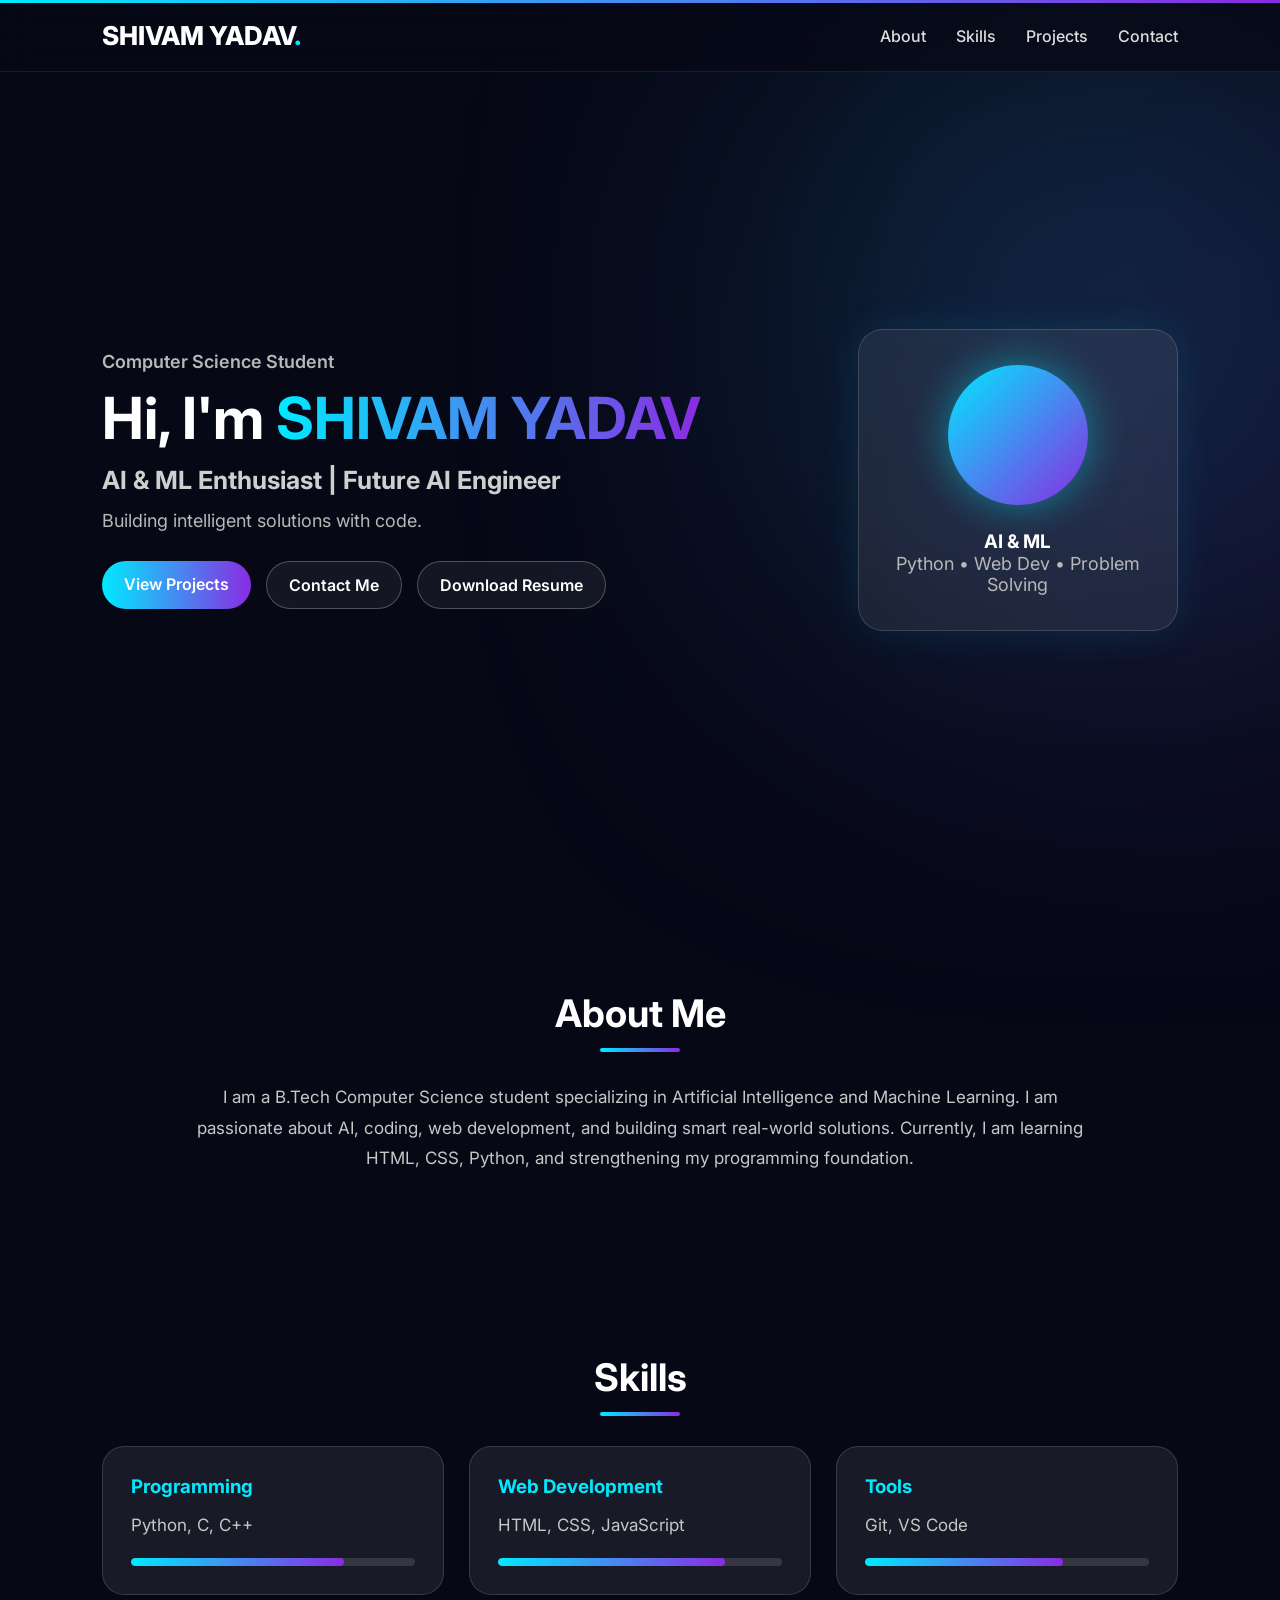
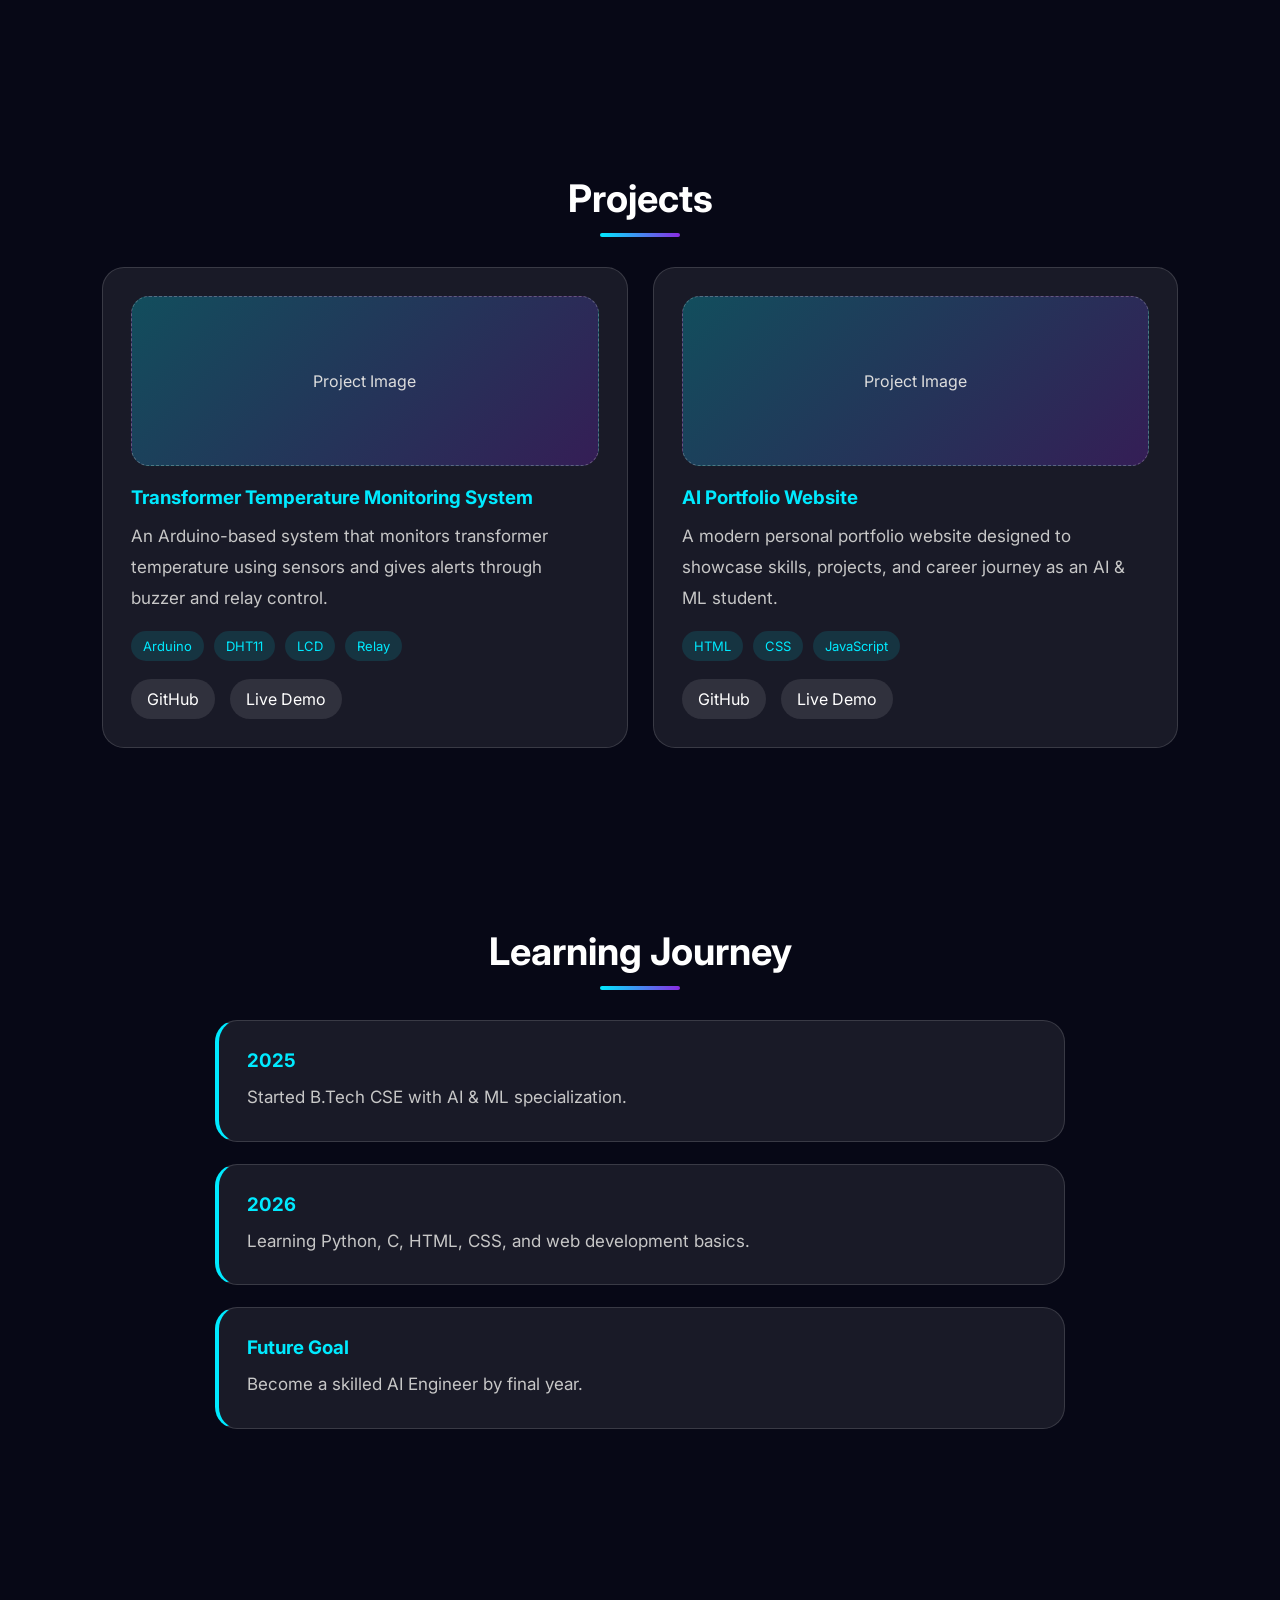
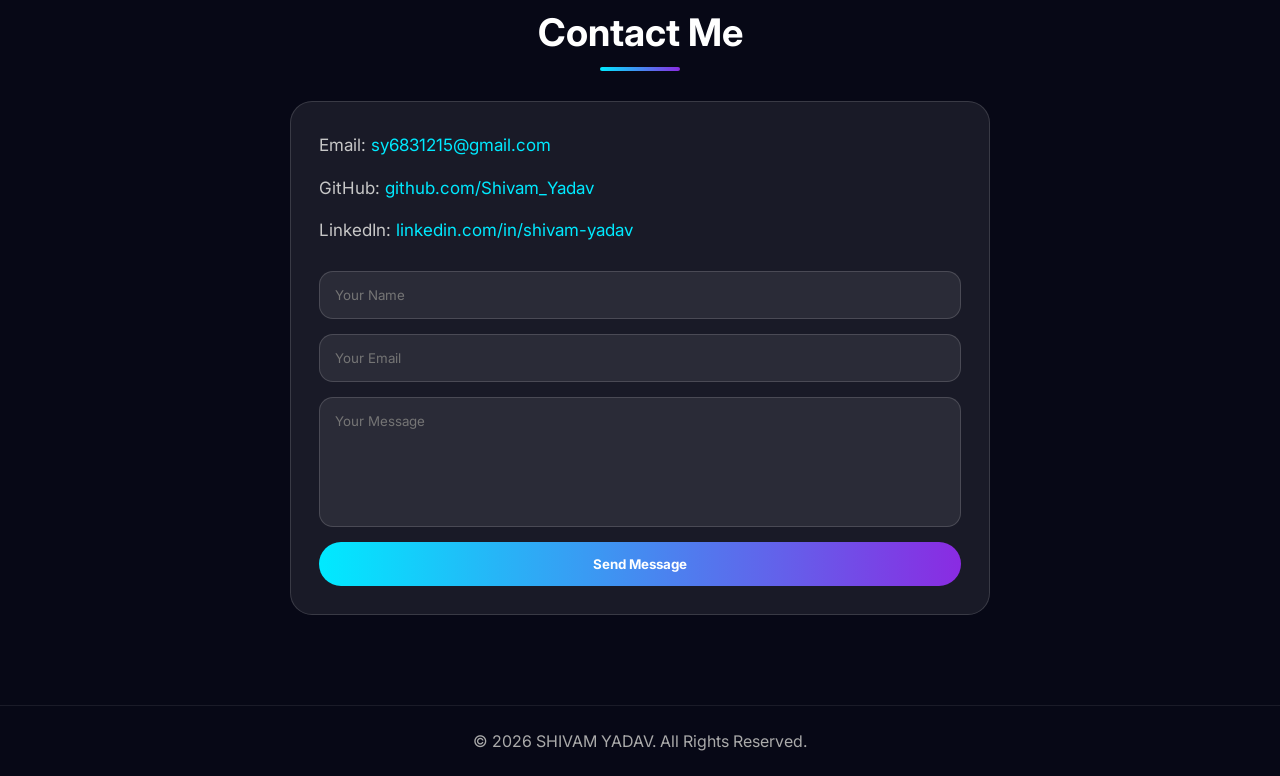
<file: index.html>
<!DOCTYPE html>
<html lang="en">
<head>
  <meta charset="UTF-8" />
  <meta name="viewport" content="width=device-width, initial-scale=1.0" />
  <title>SHIVAM YADAV | Portfolio</title>
  <link rel="stylesheet" href="style.css" />
</head>
<body>

  <div class="loader"></div>
  <div class="bg-glow"></div>

  <header>
    <nav>
      <h2 class="logo">SHIVAM YADAV<span>.</span></h2>
      <ul>
        <li><a href="#about">About</a></li>
        <li><a href="#skills">Skills</a></li>
        <li><a href="#projects">Projects</a></li>
        <li><a href="#contact">Contact</a></li>
      </ul>
    </nav>
  </header>

  <section class="hero">
    <div class="hero-content">
      <p class="tag">Computer Science Student</p>
      <h1>Hi, I'm <span>SHIVAM YADAV</span></h1>
      <h2>AI & ML Enthusiast | Future AI Engineer</h2>
      <p>Building intelligent solutions with code.</p>

      <div class="buttons">
        <a href="#projects" class="btn primary">View Projects</a>
        <a href="#contact" class="btn secondary">Contact Me</a>
        <a href="#" class="btn resume">Download Resume</a>
      </div>
    </div>

    <div class="hero-card">
      <div class="circle"></div>
      <h3>AI & ML</h3>
      <p>Python • Web Dev • Problem Solving</p>
    </div>
  </section>

  <section id="about" class="section reveal">
    <h2>About Me</h2>
    <p>
      I am a B.Tech Computer Science student specializing in Artificial Intelligence
      and Machine Learning. I am passionate about AI, coding, web development,
      and building smart real-world solutions. Currently, I am learning HTML,
      CSS, Python, and strengthening my programming foundation.
    </p>
  </section>

  <section id="skills" class="section reveal">
    <h2>Skills</h2>

    <div class="skills-grid">
      <div class="skill-card">
        <h3>Programming</h3>
        <p>Python, C, C++</p>
        <div class="bar"><span style="width: 75%"></span></div>
      </div>

      <div class="skill-card">
        <h3>Web Development</h3>
        <p>HTML, CSS, JavaScript</p>
        <div class="bar"><span style="width: 80%"></span></div>
      </div>

      <div class="skill-card">
        <h3>Tools</h3>
        <p>Git, VS Code</p>
        <div class="bar"><span style="width: 70%"></span></div>
      </div>
    </div>
  </section>

  <section id="projects" class="section reveal">
    <h2>Projects</h2>

    <div class="projects-grid">
      <div class="project-card">
        <div class="project-img">Project Image</div>
        <h3>Transformer Temperature Monitoring System</h3>
        <p>
          An Arduino-based system that monitors transformer temperature using sensors
          and gives alerts through buzzer and relay control.
        </p>
        <div class="tech">
          <span>Arduino</span>
          <span>DHT11</span>
          <span>LCD</span>
          <span>Relay</span>
        </div>
        <div class="project-links">
          <a href="#">GitHub</a>
          <a href="#">Live Demo</a>
        </div>
      </div>

      <div class="project-card">
        <div class="project-img">Project Image</div>
        <h3>AI Portfolio Website</h3>
        <p>
          A modern personal portfolio website designed to showcase skills,
          projects, and career journey as an AI & ML student.
        </p>
        <div class="tech">
          <span>HTML</span>
          <span>CSS</span>
          <span>JavaScript</span>
        </div>
        <div class="project-links">
          <a href="#">GitHub</a>
          <a href="#">Live Demo</a>
        </div>
      </div>
    </div>
  </section>

  <section class="section reveal">
    <h2>Learning Journey</h2>

    <div class="timeline">
      <div class="timeline-item">
        <h3>2025</h3>
        <p>Started B.Tech CSE with AI & ML specialization.</p>
      </div>
      <div class="timeline-item">
        <h3>2026</h3>
        <p>Learning Python, C, HTML, CSS, and web development basics.</p>
      </div>
      <div class="timeline-item">
        <h3>Future Goal</h3>
        <p>Become a skilled AI Engineer by final year.</p>
      </div>
    </div>
  </section>

  <section id="contact" class="section reveal">
    <h2>Contact Me</h2>

    <div class="contact-box">
      <p>Email: <a href="sy6831215@gmail.com">sy6831215@gmail.com</a></p>
      <p>GitHub: <a href="https://github.com/sy6831215-rgb">github.com/Shivam_Yadav</a></p>
      <p>LinkedIn: <a href="https://www.linkedin.com/in/shivam-yaduvanshi-5b487b380?utm_source=share_via&utm_content=profile&utm_medium=member_android">linkedin.com/in/shivam-yadav</a></p>

      <form>
        <input type="text" placeholder="Your Name" />
        <input type="email" placeholder="Your Email" />
        <textarea placeholder="Your Message"></textarea>
        <button type="submit">Send Message</button>
      </form>
    </div>
  </section>

  <footer>
    <p>© 2026 SHIVAM YADAV. All Rights Reserved.</p>
  </footer>

</body>
</html>
</file>
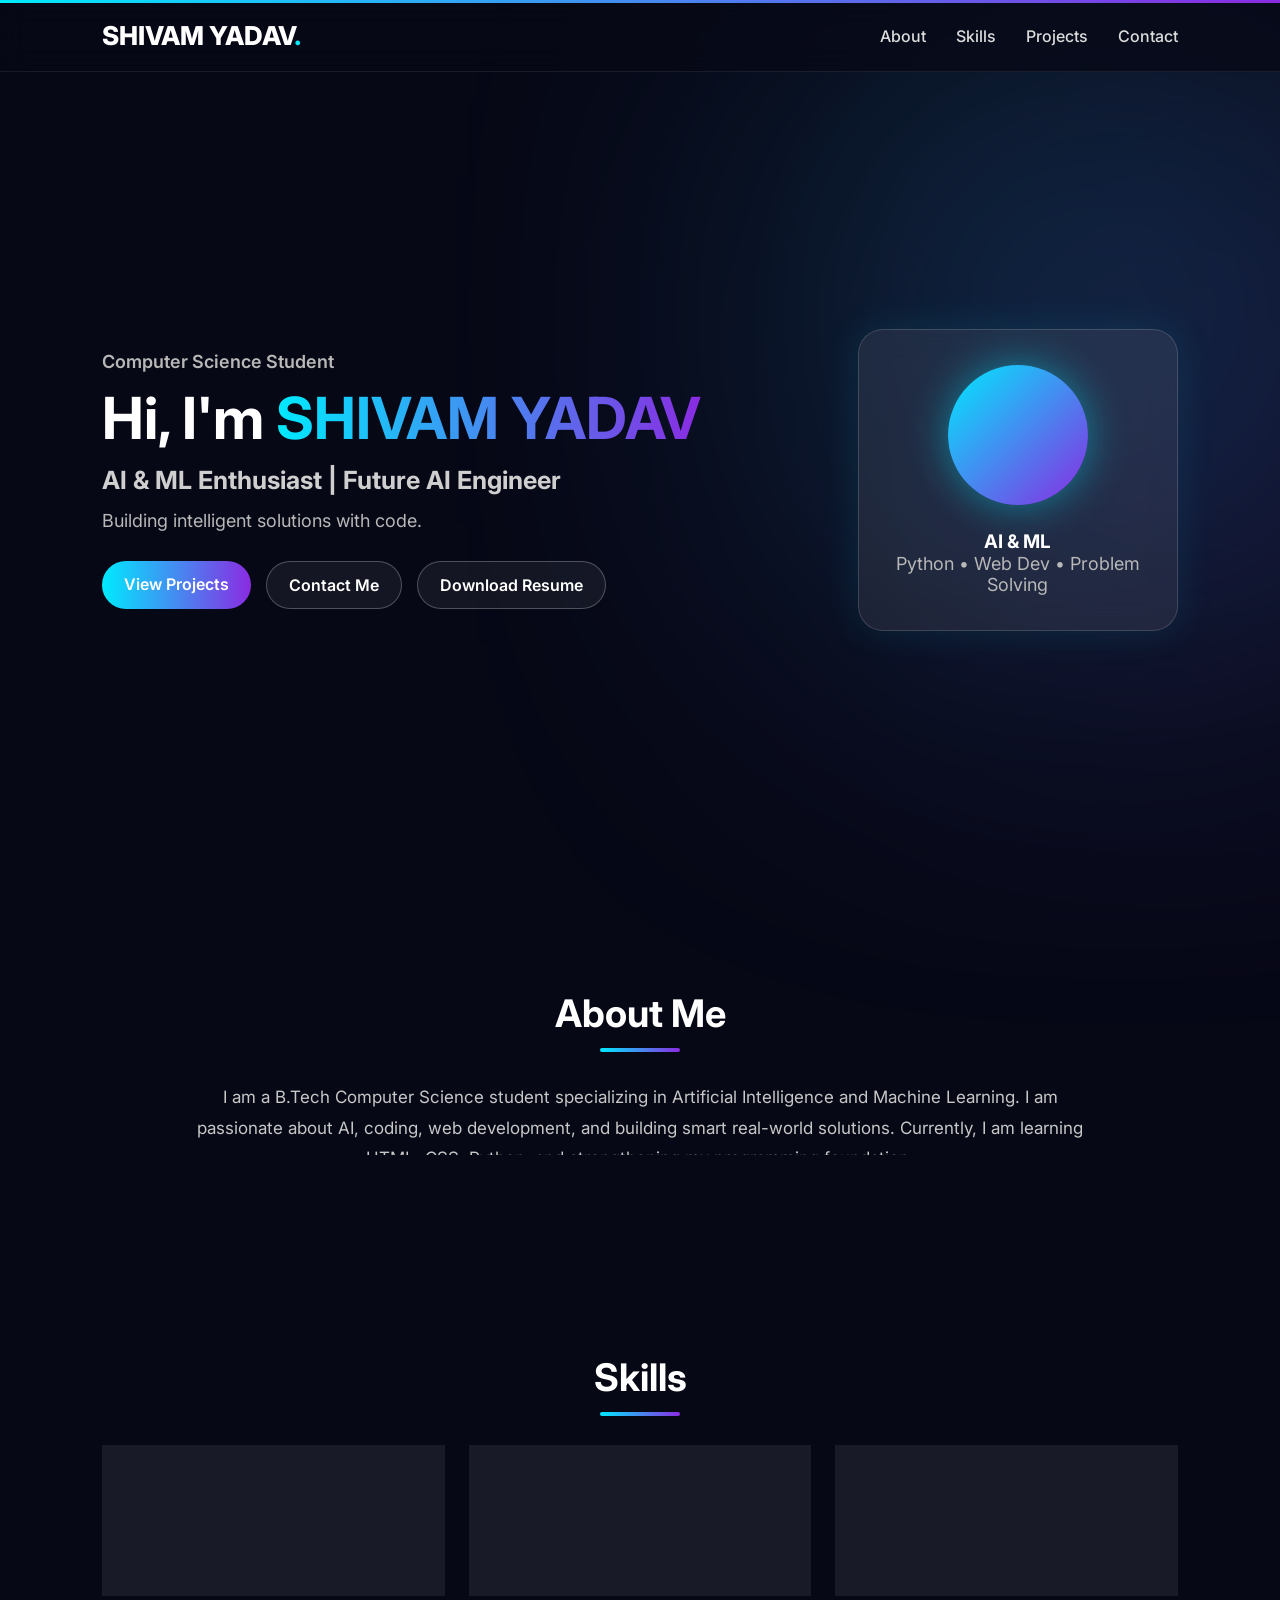
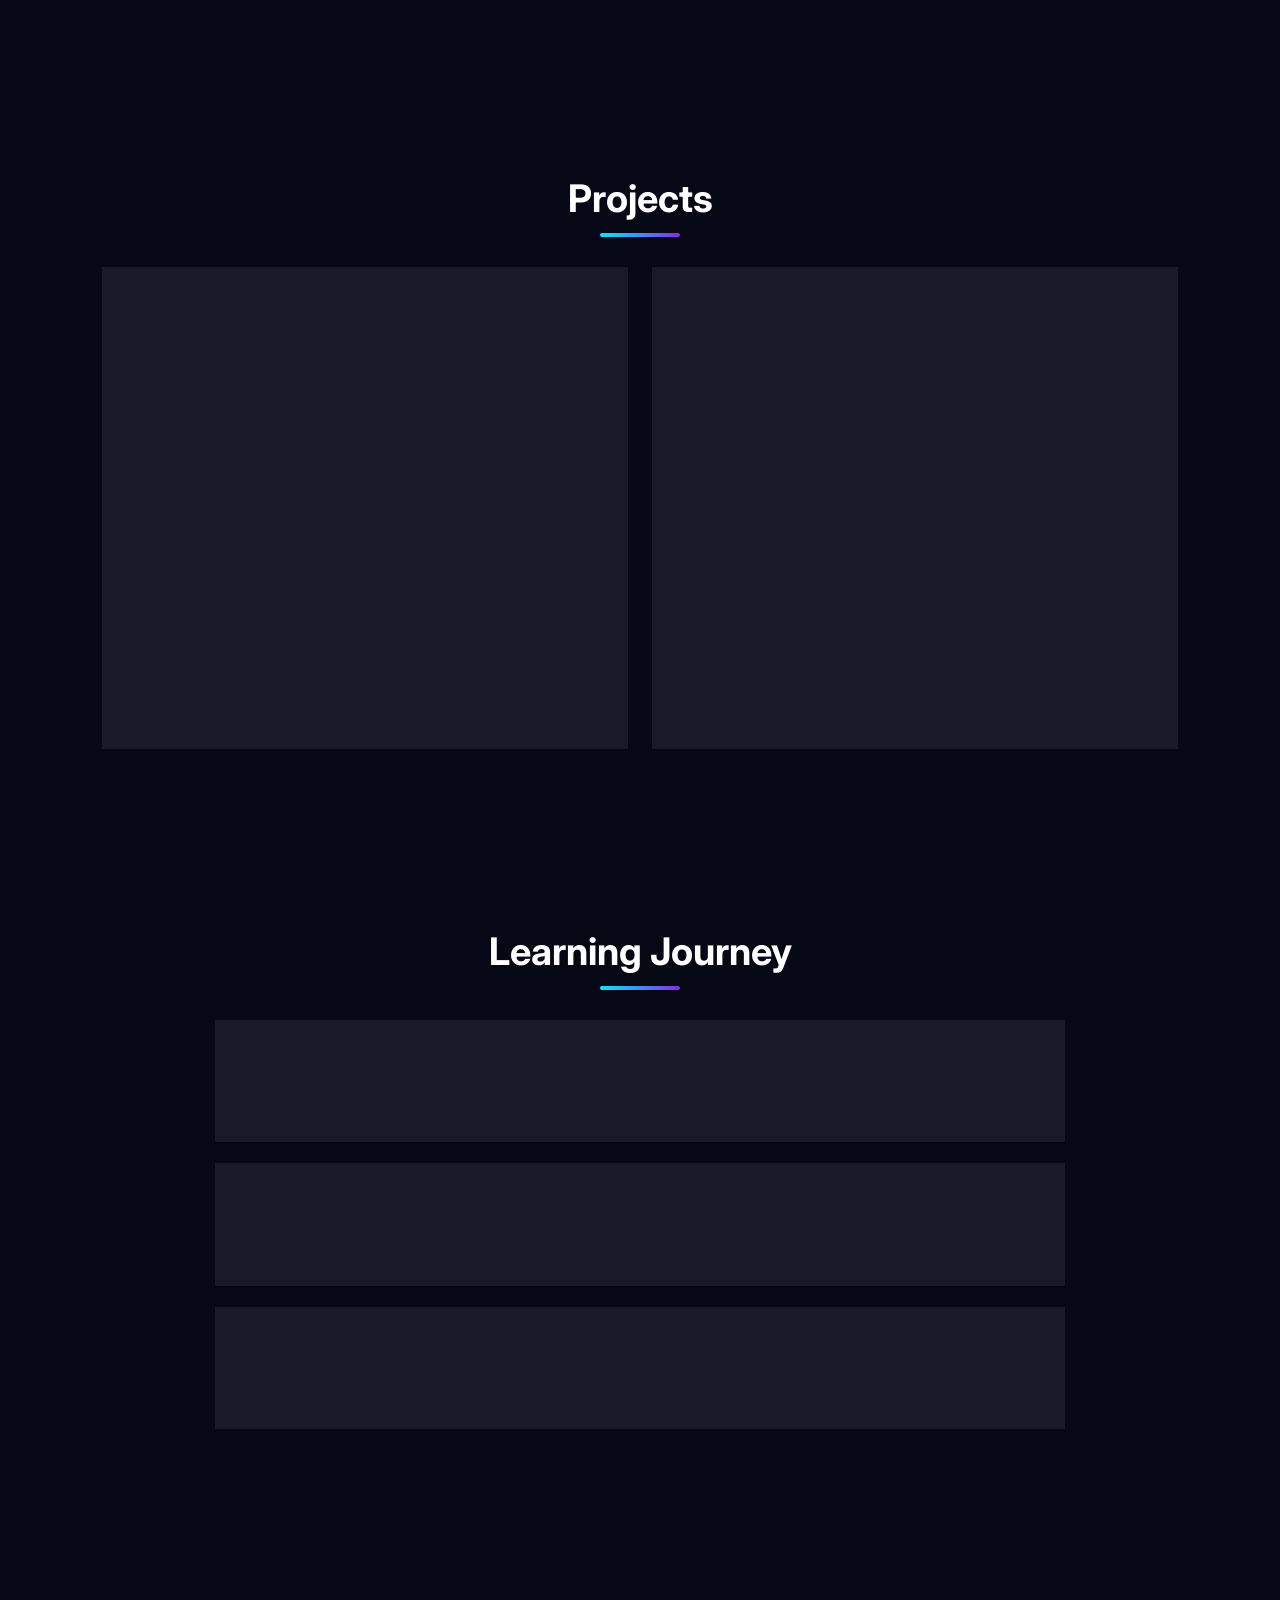
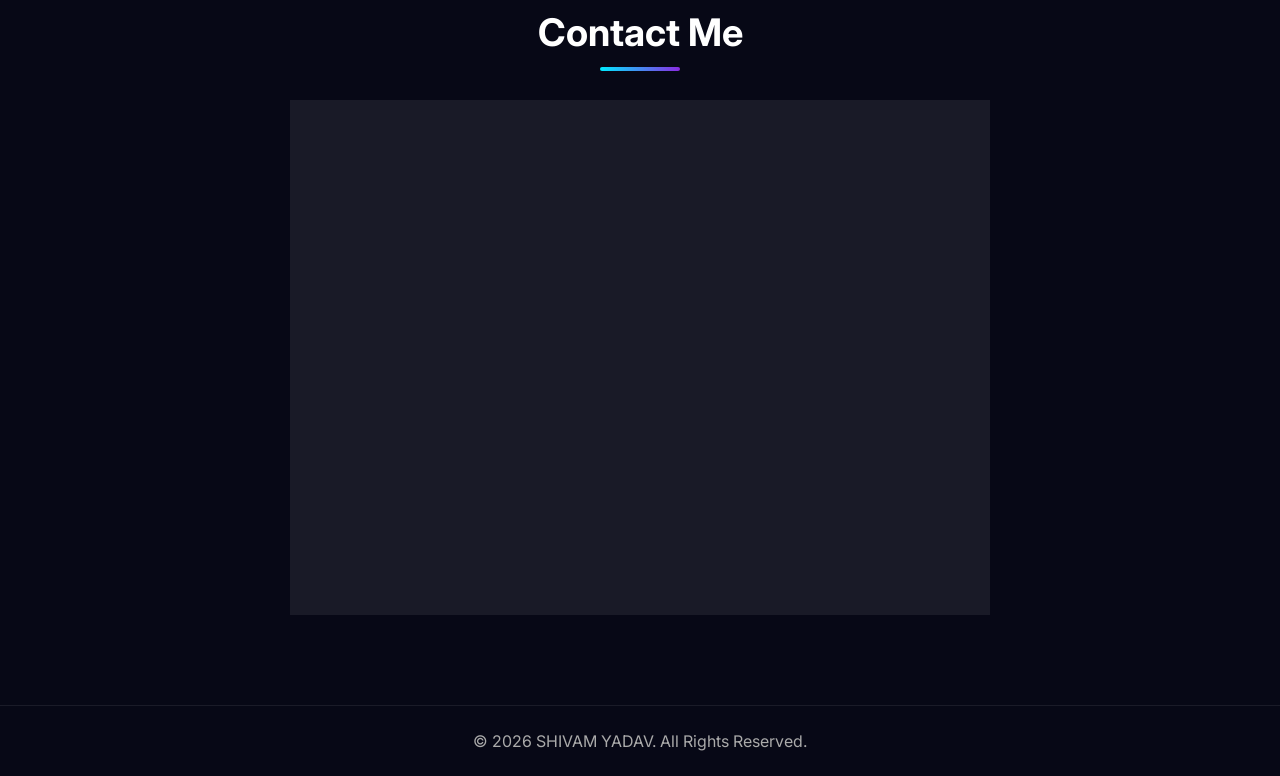
<file: port.html>
<!DOCTYPE html>
<html lang="en">
<head>
  <meta charset="UTF-8" />
  <meta name="viewport" content="width=device-width, initial-scale=1.0" />
  <title>SHIVAM YADAV | Portfolio</title>
  <link rel="stylesheet" href="style.css" />
</head>
<body>

  <div class="loader"></div>
  <div class="bg-glow"></div>

  <header>
    <nav>
      <h2 class="logo">SHIVAM YADAV<span>.</span></h2>
      <ul>
        <li><a href="#about">About</a></li>
        <li><a href="#skills">Skills</a></li>
        <li><a href="#projects">Projects</a></li>
        <li><a href="#contact">Contact</a></li>
      </ul>
    </nav>
  </header>

  <section class="hero">
    <div class="hero-content">
      <p class="tag">Computer Science Student</p>
      <h1>Hi, I'm <span>SHIVAM YADAV</span></h1>
      <h2>AI & ML Enthusiast | Future AI Engineer</h2>
      <p>Building intelligent solutions with code.</p>

      <div class="buttons">
        <a href="#projects" class="btn primary">View Projects</a>
        <a href="#contact" class="btn secondary">Contact Me</a>
        <a href="#" class="btn resume">Download Resume</a>
      </div>
    </div>

    <div class="hero-card">
      <div class="circle"></div>
      <h3>AI & ML</h3>
      <p>Python • Web Dev • Problem Solving</p>
    </div>
  </section>

  <section id="about" class="section reveal">
    <h2>About Me</h2>
    <p>
      I am a B.Tech Computer Science student specializing in Artificial Intelligence
      and Machine Learning. I am passionate about AI, coding, web development,
      and building smart real-world solutions. Currently, I am learning HTML,
      CSS, Python, and strengthening my programming foundation.
    </p>
  </section>

  <section id="skills" class="section reveal">
    <h2>Skills</h2>

    <div class="skills-grid">
      <div class="skill-card">
        <h3>Programming</h3>
        <p>Python, C, C++</p>
        <div class="bar"><span style="width: 75%"></span></div>
      </div>

      <div class="skill-card">
        <h3>Web Development</h3>
        <p>HTML, CSS, JavaScript</p>
        <div class="bar"><span style="width: 80%"></span></div>
      </div>

      <div class="skill-card">
        <h3>Tools</h3>
        <p>Git, VS Code</p>
        <div class="bar"><span style="width: 70%"></span></div>
      </div>
    </div>
  </section>

  <section id="projects" class="section reveal">
    <h2>Projects</h2>

    <div class="projects-grid">
      <div class="project-card">
        <div class="project-img">Project Image</div>
        <h3>Transformer Temperature Monitoring System</h3>
        <p>
          An Arduino-based system that monitors transformer temperature using sensors
          and gives alerts through buzzer and relay control.
        </p>
        <div class="tech">
          <span>Arduino</span>
          <span>DHT11</span>
          <span>LCD</span>
          <span>Relay</span>
        </div>
        <div class="project-links">
          <a href="#">GitHub</a>
          <a href="#">Live Demo</a>
        </div>
      </div>

      <div class="project-card">
        <div class="project-img">Project Image</div>
        <h3>AI Portfolio Website</h3>
        <p>
          A modern personal portfolio website designed to showcase skills,
          projects, and career journey as an AI & ML student.
        </p>
        <div class="tech">
          <span>HTML</span>
          <span>CSS</span>
          <span>JavaScript</span>
        </div>
        <div class="project-links">
          <a href="#">GitHub</a>
          <a href="#">Live Demo</a>
        </div>
      </div>
    </div>
  </section>

  <section class="section reveal">
    <h2>Learning Journey</h2>

    <div class="timeline">
      <div class="timeline-item">
        <h3>2025</h3>
        <p>Started B.Tech CSE with AI & ML specialization.</p>
      </div>
      <div class="timeline-item">
        <h3>2026</h3>
        <p>Learning Python, C, HTML, CSS, and web development basics.</p>
      </div>
      <div class="timeline-item">
        <h3>Future Goal</h3>
        <p>Become a skilled AI Engineer by final year.</p>
      </div>
    </div>
  </section>

  <section id="contact" class="section reveal">
    <h2>Contact Me</h2>

    <div class="contact-box">
      <p>Email: <a href="sy6831215@gmail.com">sy6831215@gmail.com</a></p>
      <p>GitHub: <a href="https://github.com/sy6831215-rgb">github.com/Shivam_Yadav</a></p>
      <p>LinkedIn: <a href="https://www.linkedin.com/in/shivam-yaduvanshi-5b487b380?utm_source=share_via&utm_content=profile&utm_medium=member_android">linkedin.com/in/shivam-yadav</a></p>

      <form>
        <input type="text" placeholder="Your Name" />
        <input type="email" placeholder="Your Email" />
        <textarea placeholder="Your Message"></textarea>
        <button type="submit">Send Message</button>
      </form>
    </div>
  </section>

  <footer>
    <p>© 2026 SHIVAM YADAV. All Rights Reserved.</p>
  </footer>

</body>
</html>
</file>
<file: style.css>
@import url('https://fonts.googleapis.com/css2?family=Inter:wght@400;500;600;700;800&display=swap');

* {
  margin: 0;
  padding: 0;
  box-sizing: border-box;
  font-family: 'Inter', sans-serif;
  scroll-behavior: smooth;
}

body {
  background: #070816;
  color: #ffffff;
  overflow-x: hidden;
}

.bg-glow {
  position: fixed;
  width: 500px;
  height: 500px;
  background: linear-gradient(135deg, #00eaff, #8a2be2);
  filter: blur(180px);
  opacity: 0.35;
  top: 100px;
  right: -100px;
  z-index: -1;
}

.loader {
  position: fixed;
  top: 0;
  left: 0;
  width: 100%;
  height: 3px;
  background: linear-gradient(90deg, #00eaff, #8a2be2);
  animation: load 2s ease forwards;
  z-index: 1000;
}

@keyframes load {
  from { width: 0; }
  to { width: 100%; }
}

header {
  width: 100%;
  padding: 20px 8%;
  position: fixed;
  top: 0;
  background: rgba(7, 8, 22, 0.75);
  backdrop-filter: blur(15px);
  z-index: 100;
  border-bottom: 1px solid rgba(255,255,255,0.08);
}

nav {
  display: flex;
  justify-content: space-between;
  align-items: center;
}

.logo {
  font-size: 26px;
  font-weight: 800;
}

.logo span {
  color: #00eaff;
}

nav ul {
  display: flex;
  list-style: none;
  gap: 30px;
}

nav ul li a {
  color: #ddd;
  text-decoration: none;
  font-weight: 500;
  transition: 0.3s;
}

nav ul li a:hover {
  color: #00eaff;
}

.hero {
  min-height: 100vh;
  padding: 140px 8% 80px;
  display: flex;
  align-items: center;
  justify-content: space-between;
  gap: 50px;
}

.hero-content {
  max-width: 650px;
}

.tag {
  color: #00eaff;
  font-weight: 600;
  margin-bottom: 15px;
}

.hero h1 {
  font-size: 58px;
  line-height: 1.1;
  margin-bottom: 15px;
}

.hero h1 span {
  background: linear-gradient(90deg, #00eaff, #8a2be2);
  -webkit-background-clip: text;
  background-clip: text;   /* add this */
  color: transparent;
}

.hero h2 {
  font-size: 25px;
  color: #cfcfcf;
  margin-bottom: 15px;
}

.hero p {
  color: #b8b8b8;
  font-size: 18px;
}

.buttons {
  margin-top: 30px;
  display: flex;
  flex-wrap: wrap;
  gap: 15px;
}

.btn {
  padding: 13px 22px;
  border-radius: 30px;
  text-decoration: none;
  color: white;
  font-weight: 600;
  transition: 0.3s;
}

.primary {
  background: linear-gradient(90deg, #00eaff, #8a2be2);
}

.secondary, .resume {
  border: 1px solid rgba(255,255,255,0.25);
  background: rgba(255,255,255,0.06);
}

.btn:hover {
  transform: translateY(-4px);
  box-shadow: 0 10px 30px rgba(0,234,255,0.25);
}

.hero-card {
  width: 320px;
  padding: 35px;
  border-radius: 25px;
  background: rgba(255,255,255,0.08);
  border: 1px solid rgba(255,255,255,0.15);
  backdrop-filter: blur(15px);
  text-align: center;
  box-shadow: 0 0 40px rgba(0,234,255,0.1);
  animation: float 4s ease-in-out infinite;
}

.circle {
  width: 140px;
  height: 140px;
  background: linear-gradient(135deg, #00eaff, #8a2be2);
  border-radius: 50%;
  margin: 0 auto 25px;
  box-shadow: 0 0 40px rgba(0,234,255,0.45);
}

@keyframes float {
  0%, 100% { transform: translateY(0); }
  50% { transform: translateY(-18px); }
}

.section {
  padding: 90px 8%;
}

.section h2 {
  font-size: 38px;
  margin-bottom: 30px;
  text-align: center;
}

.section h2::after {
  content: "";
  width: 80px;
  height: 4px;
  background: linear-gradient(90deg, #00eaff, #8a2be2);
  display: block;
  margin: 12px auto 0;
  border-radius: 20px;
}

.section p {
  max-width: 900px;
  margin: auto;
  text-align: center;
  color: #c7c7c7;
  line-height: 1.8;
  font-size: 17px;
}

.skills-grid,
.projects-grid {
  display: grid;
  grid-template-columns: repeat(auto-fit, minmax(260px, 1fr));
  gap: 25px;
}

.skill-card,
.project-card,
.timeline-item,
.contact-box {
  background: rgba(255,255,255,0.075);
  border: 1px solid rgba(255,255,255,0.14);
  backdrop-filter: blur(15px);
  border-radius: 22px;
  padding: 28px;
  transition: 0.3s;
}

.skill-card:hover,
.project-card:hover,
.timeline-item:hover {
  transform: translateY(-8px);
  box-shadow: 0 15px 40px rgba(0,234,255,0.15);
}

.skill-card h3,
.project-card h3 {
  margin-bottom: 12px;
  color: #00eaff;
}

.skill-card p,
.project-card p {
  text-align: left;
  margin: 0;
}

.bar {
  height: 8px;
  background: rgba(255,255,255,0.12);
  border-radius: 20px;
  margin-top: 18px;
  overflow: hidden;
}

.bar span {
  height: 100%;
  display: block;
  background: linear-gradient(90deg, #00eaff, #8a2be2);
  border-radius: 20px;
}

.project-img {
  height: 170px;
  border-radius: 18px;
  background: linear-gradient(135deg, rgba(0,234,255,0.25), rgba(138,43,226,0.25));
  display: flex;
  justify-content: center;
  align-items: center;
  color: #ddd;
  margin-bottom: 20px;
  border: 1px dashed rgba(255,255,255,0.25);
}

.tech {
  display: flex;
  flex-wrap: wrap;
  gap: 10px;
  margin: 18px 0;
}

.tech span {
  padding: 7px 12px;
  background: rgba(0,234,255,0.12);
  border-radius: 20px;
  color: #00eaff;
  font-size: 13px;
}

.project-links {
  display: flex;
  gap: 15px;
}

.project-links a {
  color: white;
  text-decoration: none;
  padding: 10px 16px;
  border-radius: 20px;
  background: rgba(255,255,255,0.1);
  transition: 0.3s;
}

.project-links a:hover {
  background: linear-gradient(90deg, #00eaff, #8a2be2);
}

.timeline {
  max-width: 850px;
  margin: auto;
  display: grid;
  gap: 22px;
}

.timeline-item {
  border-left: 4px solid #00eaff;
}

.timeline-item h3 {
  color: #00eaff;
  margin-bottom: 10px;
}

.timeline-item p {
  text-align: left;
  margin: 0;
}

.contact-box {
  max-width: 700px;
  margin: auto;
}

.contact-box p {
  text-align: left;
  margin-bottom: 12px;
}

.contact-box a {
  color: #00eaff;
  text-decoration: none;
}

form {
  display: grid;
  gap: 15px;
  margin-top: 25px;
}

input,
textarea {
  width: 100%;
  padding: 15px;
  border-radius: 14px;
  border: 1px solid rgba(255,255,255,0.15);
  background: rgba(255,255,255,0.08);
  color: white;
  outline: none;
}

textarea {
  height: 130px;
  resize: none;
}

button {
  padding: 14px;
  border: none;
  border-radius: 30px;
  background: linear-gradient(90deg, #00eaff, #8a2be2);
  color: white;
  font-weight: 700;
  cursor: pointer;
  transition: 0.3s;
}

button:hover {
  transform: translateY(-3px);
}

footer {
  text-align: center;
  padding: 25px;
  color: #aaa;
  border-top: 1px solid rgba(255,255,255,0.08);
}

.reveal {
  animation: reveal 1s ease both;
}

@keyframes reveal {
  from {
    opacity: 0;
    transform: translateY(35px);
  }
  to {
    opacity: 1;
    transform: translateY(0);
  }
}

@media (max-width: 850px) {
  nav ul {
    display: none;
  }

  .hero {
    flex-direction: column;
    text-align: center;
  }

  .hero h1 {
    font-size: 42px;
  }

  .hero h2 {
    font-size: 21px;
  }

  .buttons {
    justify-content: center;
  }

  .hero-card {
    width: 100%;
    max-width: 330px;
  }
}
</file>
